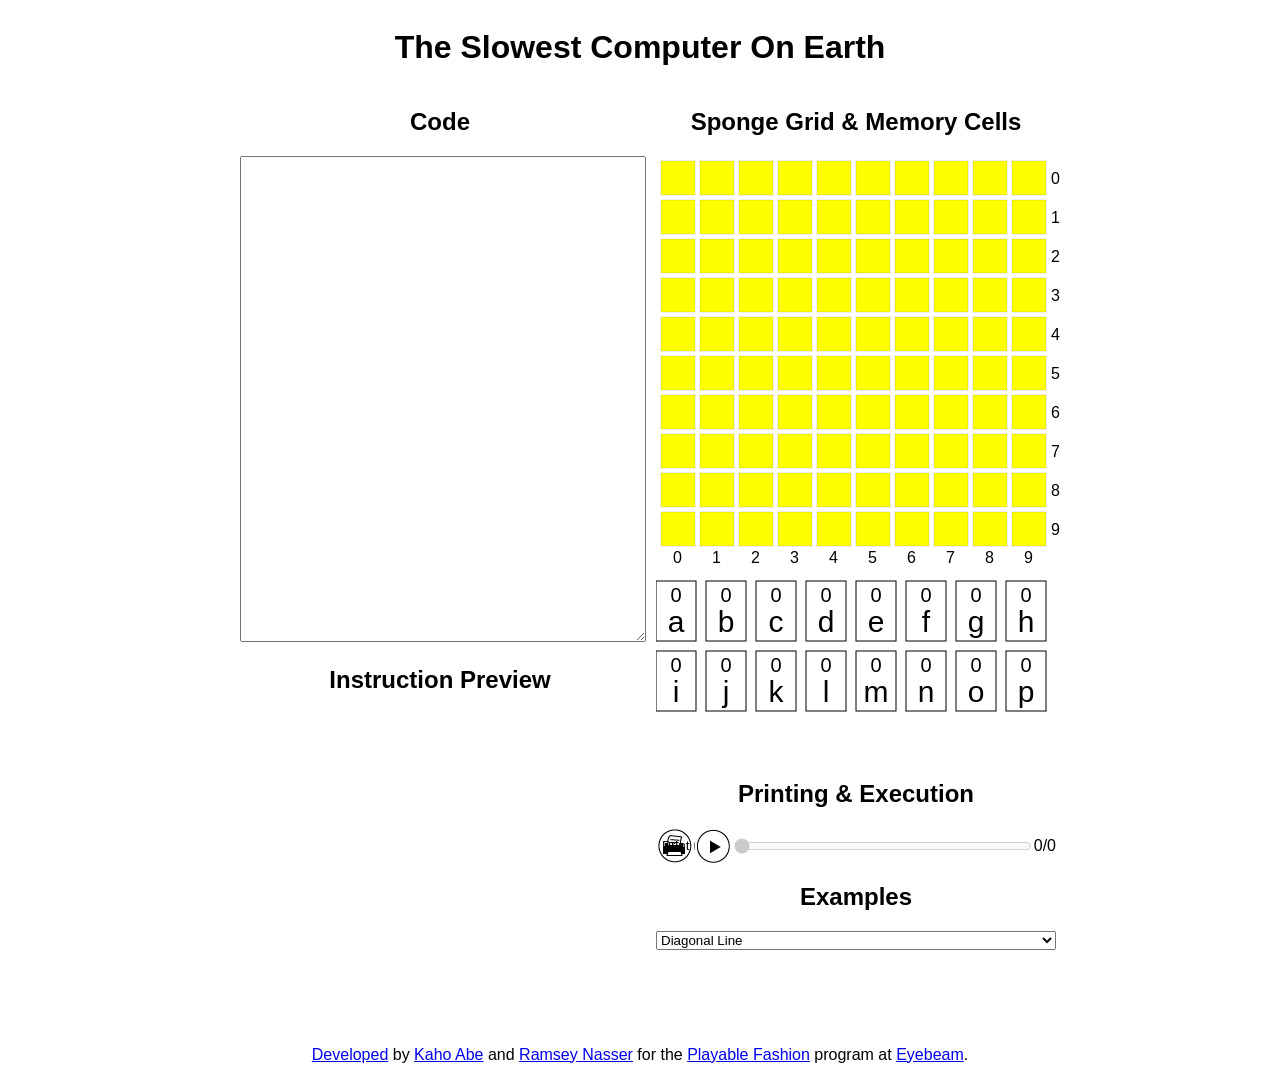
<file: index.html>
<!doctype html>
<html lang="en">
<head>
  <meta charset='utf-8'>
  <link rel="stylesheet" type="text/css" href="css/style.css">
  <template id="÷">
    <svg version="1.1" xmlns="http://www.w3.org/2000/svg" xmlns:xlink="http://www.w3.org/1999/xlink" x="0px" y="0px" width="11in"
    height="8in" viewBox="0 0 792 612" enable-background="new 0 0 792 612" xml:space="preserve">

    <text transform="matrix(1 0 0 1 35.4492 55.3643)" font-family="Helvetica" font-size="40.5"># $n</text>


    <circle fill="#FFFFFF" stroke="#000000" stroke-width="5" stroke-miterlimit="10" cx="124.78" cy="306" r="79.268"/>
    <line fill="#FFFFFF" stroke="#000000" stroke-miterlimit="10" x1="252.684" y1="131" x2="252.684" y2="481"/>
    
    <g text-anchor="middle" font-family="Helvetica" font-size="42" >
      <text transform="translate(525 250)">
        Divide <tspan font-style="italic" text-decoration="underline">cell $a</tspan> by
      </text>
      <text transform="translate(525 300)">
        <tspan font-style="italic" text-decoration="underline">cell $b</tspan>.
      </text>
      <text transform="translate(525 350)">
      </text>
      <text transform="translate(525 400)">
        Write the result
      </text>
      <text transform="translate(525 450)">
        in <tspan font-style="italic" text-decoration="underline">cell $c</tspan>.
      </text>
      <text transform="translate(525 450)">
        
      </text>
    </g>
    <text text-anchor="middle" transform="matrix(1 0 0 1 124.78 320.5586)" font-family="Helvetica" font-size="50">÷</text>
  </svg>
</template>
<template id="*">
  <svg version="1.1" xmlns="http://www.w3.org/2000/svg" xmlns:xlink="http://www.w3.org/1999/xlink" x="0px" y="0px" width="11in"
  height="8in" viewBox="0 0 792 612" enable-background="new 0 0 792 612" xml:space="preserve">

  <text transform="matrix(1 0 0 1 35.4492 55.3643)" font-family="Helvetica" font-size="40.5"># $n</text>


  <circle fill="#FFFFFF" stroke="#000000" stroke-width="5" stroke-miterlimit="10" cx="124.78" cy="306" r="79.268"/>
  <line fill="#FFFFFF" stroke="#000000" stroke-miterlimit="10" x1="252.684" y1="131" x2="252.684" y2="481"/>
  
  <g text-anchor="middle" font-family="Helvetica" font-size="42" >
    <text transform="translate(525 250)">
      Multiply <tspan font-style="italic" text-decoration="underline">cell $a</tspan> and
    </text>
    <text transform="translate(525 300)">
      <tspan font-style="italic" text-decoration="underline">cell $b</tspan>.
    </text>
    <text transform="translate(525 350)">
    </text>
    <text transform="translate(525 400)">
      Write the result
    </text>
    <text transform="translate(525 450)">
      in <tspan font-style="italic" text-decoration="underline">cell $c</tspan>.  
    </text>
    <text transform="translate(525 450)">
      
    </text>
  </g>
  <text text-anchor="middle" transform="matrix(1 0 0 1 124.78 320.5586)" font-family="Helvetica" font-size="50">×</text>
</svg>
</template>
<template id="+">
  <svg version="1.1" xmlns="http://www.w3.org/2000/svg" xmlns:xlink="http://www.w3.org/1999/xlink" x="0px" y="0px" width="11in"
  height="8in" viewBox="0 0 792 612" enable-background="new 0 0 792 612" xml:space="preserve">

  <text transform="matrix(1 0 0 1 35.4492 55.3643)" font-family="Helvetica" font-size="40.5"># $n</text>


  <circle fill="#FFFFFF" stroke="#000000" stroke-width="5" stroke-miterlimit="10" cx="124.78" cy="306" r="79.268"/>
  <line fill="#FFFFFF" stroke="#000000" stroke-miterlimit="10" x1="252.684" y1="131" x2="252.684" y2="481"/>
  
  <g text-anchor="middle" font-family="Helvetica" font-size="42" >
    <text transform="translate(525 250)">
      Add <tspan font-style="italic" text-decoration="underline">cell $a</tspan> and
    </text>
    <text transform="translate(525 300)">
      <tspan font-style="italic" text-decoration="underline">cell $b</tspan>.
    </text>
    <text transform="translate(525 350)">
    </text>
    <text transform="translate(525 400)">
      Write the result
    </text>
    <text transform="translate(525 450)">
      in <tspan font-style="italic" text-decoration="underline">cell $c</tspan>.
    </text>
    <text transform="translate(525 450)">
      
    </text>
  </g>

  <text text-anchor="middle" transform="matrix(1 0 0 1 124.78 320.5586)" font-family="Helvetica" font-size="50">+</text>

</svg>

</template>
<template id="-">
  <svg version="1.1" xmlns="http://www.w3.org/2000/svg" xmlns:xlink="http://www.w3.org/1999/xlink" x="0px" y="0px" width="11in"
  height="8in" viewBox="0 0 792 612" enable-background="new 0 0 792 612" xml:space="preserve">

  <text transform="matrix(1 0 0 1 35.4492 55.3643)" font-family="Helvetica" font-size="40.5"># $n</text>


  <circle fill="#FFFFFF" stroke="#000000" stroke-width="5" stroke-miterlimit="10" cx="124.78" cy="306" r="79.268"/>
  <line fill="#FFFFFF" stroke="#000000" stroke-miterlimit="10" x1="252.684" y1="131" x2="252.684" y2="481"/>
  
  <g text-anchor="middle" font-family="Helvetica" font-size="42" >
    <text transform="translate(525 250)">
      Subtract <tspan font-style="italic" text-decoration="underline">cell $b</tspan> from
    </text>
    <text transform="translate(525 300)">
      <tspan font-style="italic" text-decoration="underline">cell $a</tspan>.
    </text>
    <text transform="translate(525 350)">
    </text>
    <text transform="translate(525 400)">
      Write the result
    </text>
    <text transform="translate(525 450)">
      in <tspan font-style="italic" text-decoration="underline">cell $c</tspan>.
    </text>
    <text transform="translate(525 450)">
      
    </text>
  </g>

  <text text-anchor="middle" transform="matrix(1 0 0 1 124.78 320.5586)" font-family="Helvetica" font-size="50">—</text>

</svg>

</template>
<template id="&lt;">
  <svg version="1.1" xmlns="http://www.w3.org/2000/svg" xmlns:xlink="http://www.w3.org/1999/xlink" x="0px" y="0px" width="11in"
  height="8in" viewBox="0 0 792 612" enable-background="new 0 0 792 612" xml:space="preserve">

  <text transform="matrix(1 0 0 1 35.4492 55.3643)" font-family="Helvetica" font-size="40.5"># $n</text>


  <circle fill="#FFFFFF" stroke="#000000" stroke-width="5" stroke-miterlimit="10" cx="124.78" cy="306" r="79.268"/>
  <line fill="#FFFFFF" stroke="#000000" stroke-miterlimit="10" x1="252.684" y1="131" x2="252.684" y2="481"/>
  
  <g text-anchor="middle" font-family="Helvetica" font-size="42" >
    <text transform="translate(525 200)">
      Compare <tspan font-style="italic" text-decoration="underline">cell $a</tspan>
    </text>
    <text transform="translate(525 250)">
      and <tspan font-style="italic" text-decoration="underline">cell $b</tspan>.  
    </text>
    <text transform="translate(525 300)">
    </text>
    <text transform="translate(525 350)">
      If <tspan font-style="italic" text-decoration="underline">cell $a</tspan> is less, write 1
    </text>
    <text transform="translate(525 400)">
      in <tspan font-style="italic" text-decoration="underline">cell $c</tspan>. Otherwise,
    </text>
    <text transform="translate(525 450)">
      write 0 in <tspan font-style="italic" text-decoration="underline">cell $c</tspan>.
    </text>
  </g>

  <text text-anchor="middle" transform="matrix(1 0 0 1 124.78 320.5586)" font-family="Helvetica" font-size="50">&lt;</text>

</svg>

</template>
<template id="&gt;">
  <svg version="1.1" xmlns="http://www.w3.org/2000/svg" xmlns:xlink="http://www.w3.org/1999/xlink" x="0px" y="0px" width="11in"
  height="8in" viewBox="0 0 792 612" enable-background="new 0 0 792 612" xml:space="preserve">

  <text transform="matrix(1 0 0 1 35.4492 55.3643)" font-family="Helvetica" font-size="40.5"># $n</text>


  <circle fill="#FFFFFF" stroke="#000000" stroke-width="5" stroke-miterlimit="10" cx="124.78" cy="306" r="79.268"/>
  <line fill="#FFFFFF" stroke="#000000" stroke-miterlimit="10" x1="252.684" y1="131" x2="252.684" y2="481"/>
  
  <g text-anchor="middle" font-family="Helvetica" font-size="42" >
    <text transform="translate(525 200)">
      Compare <tspan font-style="italic" text-decoration="underline">cell $a</tspan>
    </text>
    <text transform="translate(525 250)">
      and <tspan font-style="italic" text-decoration="underline">cell $b</tspan>.  
    </text>
    <text transform="translate(525 300)">
    </text>
    <text transform="translate(525 350)">
      If <tspan font-style="italic" text-decoration="underline">cell $a</tspan> is greater, write 1
    </text>
    <text transform="translate(525 400)">
      in <tspan font-style="italic" text-decoration="underline">cell $c</tspan>. Otherwise,
    </text>
    <text transform="translate(525 450)">
      write 0 in <tspan font-style="italic" text-decoration="underline">cell $c</tspan>.
    </text>
  </g>

  <text text-anchor="middle" transform="matrix(1 0 0 1 124.78 320.5586)" font-family="Helvetica" font-size="50">&gt;</text>

</svg>
</template>
<template id="copy">
  <svg version="1.1" xmlns="http://www.w3.org/2000/svg" xmlns:xlink="http://www.w3.org/1999/xlink" x="0px" y="0px" width="11in"
  height="8in" viewBox="0 0 792 612" enable-background="new 0 0 792 612" xml:space="preserve">

  <text transform="matrix(1 0 0 1 35.4492 55.3643)" font-family="Helvetica" font-size="40.5"># $n</text>


  <circle fill="#FFFFFF" stroke="#000000" stroke-width="5" stroke-miterlimit="10" cx="124.78" cy="306" r="79.268"/>
  <line fill="#FFFFFF" stroke="#000000" stroke-miterlimit="10" x1="252.684" y1="131" x2="252.684" y2="481"/>
  
  <g text-anchor="middle" font-family="Helvetica" font-size="42" >
    <text transform="translate(525 320)">
      Copy <tspan font-style="italic" text-decoration="underline">cell $b</tspan> to <tspan font-style="italic" text-decoration="underline">cell $a</tspan>.
    </text>
  </g>

  <text text-anchor="middle" transform="matrix(1 0 0 1 124.78 320.5586)" font-family="Helvetica" font-size="50">copy</text>

</svg>

</template>
<template id="plot">
  <svg version="1.1" xmlns="http://www.w3.org/2000/svg" xmlns:xlink="http://www.w3.org/1999/xlink" x="0px" y="0px" width="11in"
  height="8in" viewBox="0 0 792 612" enable-background="new 0 0 792 612" xml:space="preserve">

  <text transform="matrix(1 0 0 1 35.4492 55.3643)" font-family="Helvetica" font-size="40.5"># $n</text>


  <circle fill="#FFFFFF" stroke="#000000" stroke-width="5" stroke-miterlimit="10" cx="124.78" cy="306" r="79.268"/>
  <line fill="#FFFFFF" stroke="#000000" stroke-miterlimit="10" x1="252.684" y1="131" x2="252.684" y2="481"/>
  
  <g text-anchor="middle" font-family="Helvetica" font-size="42" >
    <text transform="translate(525 250)">
    </text>
    <text transform="translate(525 300)">
      Flip the sponge at
    </text>
    <text transform="translate(525 350)">
      column <tspan font-style="italic" text-decoration="underline">cell $a</tspan>,
      row <tspan font-style="italic" text-decoration="underline">cell $b</tspan>  
    </text>
    <text transform="translate(525 400)">
      to its green side.
    </text>
    <text transform="translate(525 450)">
      
    </text>
    <text transform="translate(525 450)">
      
    </text>
  </g>

  <text text-anchor="middle" transform="matrix(1 0 0 1 124.78 320.5586)" font-family="Helvetica" font-size="50">plot</text>

</svg>

</template>
<template id="set">
  <svg version="1.1" xmlns="http://www.w3.org/2000/svg" xmlns:xlink="http://www.w3.org/1999/xlink" x="0px" y="0px" width="11in"
  height="8in" viewBox="0 0 792 612" enable-background="new 0 0 792 612" xml:space="preserve">

  <text transform="matrix(1 0 0 1 35.4492 55.3643)" font-family="Helvetica" font-size="40.5"># $n</text>


  <circle fill="#FFFFFF" stroke="#000000" stroke-width="5" stroke-miterlimit="10" cx="124.78" cy="306" r="79.268"/>
  <line fill="#FFFFFF" stroke="#000000" stroke-miterlimit="10" x1="252.684" y1="131" x2="252.684" y2="481"/>
  
  <g text-anchor="middle" font-family="Helvetica" font-size="42" >
    <text transform="translate(525 320)">
      Write <tspan font-family="monospace">$b</tspan> in <tspan font-style="italic" text-decoration="underline">cell $a</tspan>.
    </text>
  </g>

  <text text-anchor="middle" transform="matrix(1 0 0 1 124.78 320.5586)" font-family="Helvetica" font-size="50">set</text>

</svg>

</template>
<template id="jump">
  <svg version="1.1" xmlns="http://www.w3.org/2000/svg" xmlns:xlink="http://www.w3.org/1999/xlink" x="0px" y="0px" width="11in"
  height="8in" viewBox="0 0 792 612" enable-background="new 0 0 792 612" xml:space="preserve">

  <text transform="matrix(1 0 0 1 35.4492 55.3643)" font-family="Helvetica" font-size="40.5"># $n</text>


  <circle fill="#FFFFFF" stroke="#000000" stroke-width="5" stroke-miterlimit="10" cx="124.78" cy="306" r="79.268"/>
  <line fill="#FFFFFF" stroke="#000000" stroke-miterlimit="10" x1="252.684" y1="131" x2="252.684" y2="481"/>
  
  <g text-anchor="middle" font-family="Helvetica" font-size="42" >
    <text transform="translate(525 250)">
      If <tspan font-style="italic" text-decoration="underline">cell $a</tspan> is <tspan font-family="monospace">1</tspan>, go to
    </text>
    <text transform="translate(525 300)">
      instruction <tspan font-style="italic" text-decoration="underline">cell $b</tspan> next.
    </text>
    <text transform="translate(525 350)">
      
    </text>
    <text transform="translate(525 400)">
      Otherwise, ignore this
    </text>
    <text transform="translate(525 450)">
      instruction.
    </text>
    <text transform="translate(525 450)">
      
    </text>
  </g>

  <text text-anchor="middle" transform="matrix(1 0 0 1 124.78 320.5586)" font-family="Helvetica" font-size="50">jump</text>

</svg>

</template>
</head>
<body>
  <div id="app"></div>
  <script type="text/javascript">
    // http://stackoverflow.com/questions/13650534/how-to-select-line-of-text-in-textarea
    function selectTextareaLine(tarea,lineNum) {
      lineNum--; // array starts at 0
      var lines = tarea.value.split("\n");
      
      if(lineNum > lines.length)
        return;

      // calculate start/end
      var startPos = 0, endPos = tarea.value.length;
      for(var x = 0; x < lines.length; x++) {
        if(x == lineNum) {
          break;
        }
        startPos += (lines[x].length+1);

      }

      var endPos = lines[lineNum].length+startPos;

      // do selection
      // Chrome / Firefox

      if(typeof(tarea.selectionStart) != "undefined") {
        tarea.focus();
        tarea.selectionStart = startPos;
        tarea.selectionEnd = endPos;
        return true;
      }

      // IE
      if (document.selection && document.selection.createRange) {
        tarea.focus();
        tarea.select();
        var range = document.selection.createRange();
        range.collapse(true);
        range.moveEnd("character", endPos);
        range.moveStart("character", startPos);
        range.select();
        return true;
      }
    }
    </script>
    <script src="js/compiled/app.js"></script>
    <script>sponge.core.main();</script>
  </body>
  </html>
</file>
<file: css/style.css>
body {
  font-family: sans-serif;
  display: flex;
  flex-direction: column;
}

template {
  display: none;
}

#app h1 {
  text-align: center;
}

#main {
  display: flex;
  justify-content: center;
  flex-direction: row;
  margin: auto 0;
}

#main h2 {
  text-align: center;
}

.column {
  width: 400px;
  margin-left: 1em;
  flex-direction: column;
}

.center.column {
  width: 400px;
}

/*
.last.column {
  width: 200px;
}
*/

textarea {
  font-family: monospace;
  font-size: 2em;
  width: 100%;
}

#scrubber {
  display: flex;
  flex-direction: row;
  align-items: center;
  width: 100%;
}

#scrubber button.run {
  background: url(../images/play-button.png);
  width: 45px;
  height: 36px;
  border: none;
  cursor: pointer;
}

#scrubber button.print {
  background: url(../images/print-button.png);
  width: 45px;
  height: 36px;
  border: none;
  cursor: pointer;
}

#scrubber input {
  width: 100%;
}

#scrubber .current::after {
  content: "/";
}

#tools {
  display: flex;
  flex-direction: column;
  align-items: center;
}

#tools button {
  opacity: 0.25;
  background: white;0
  border: 1px solid #999;
  width: 80px;
  margin: 0.5em;
  /*cursor: pointer;*/
}

select {
  width: 100%;
}

#tools button:hover {
  /*border: 1px solid #000;*/
}

#footer {
  margin-top: 2em;
  text-align: center;
}

div#svg {
    width:400px;
    height:300px;
}

div#svg svg {
    max-width: 100%;
    max-height: 100%;
}
</file>
